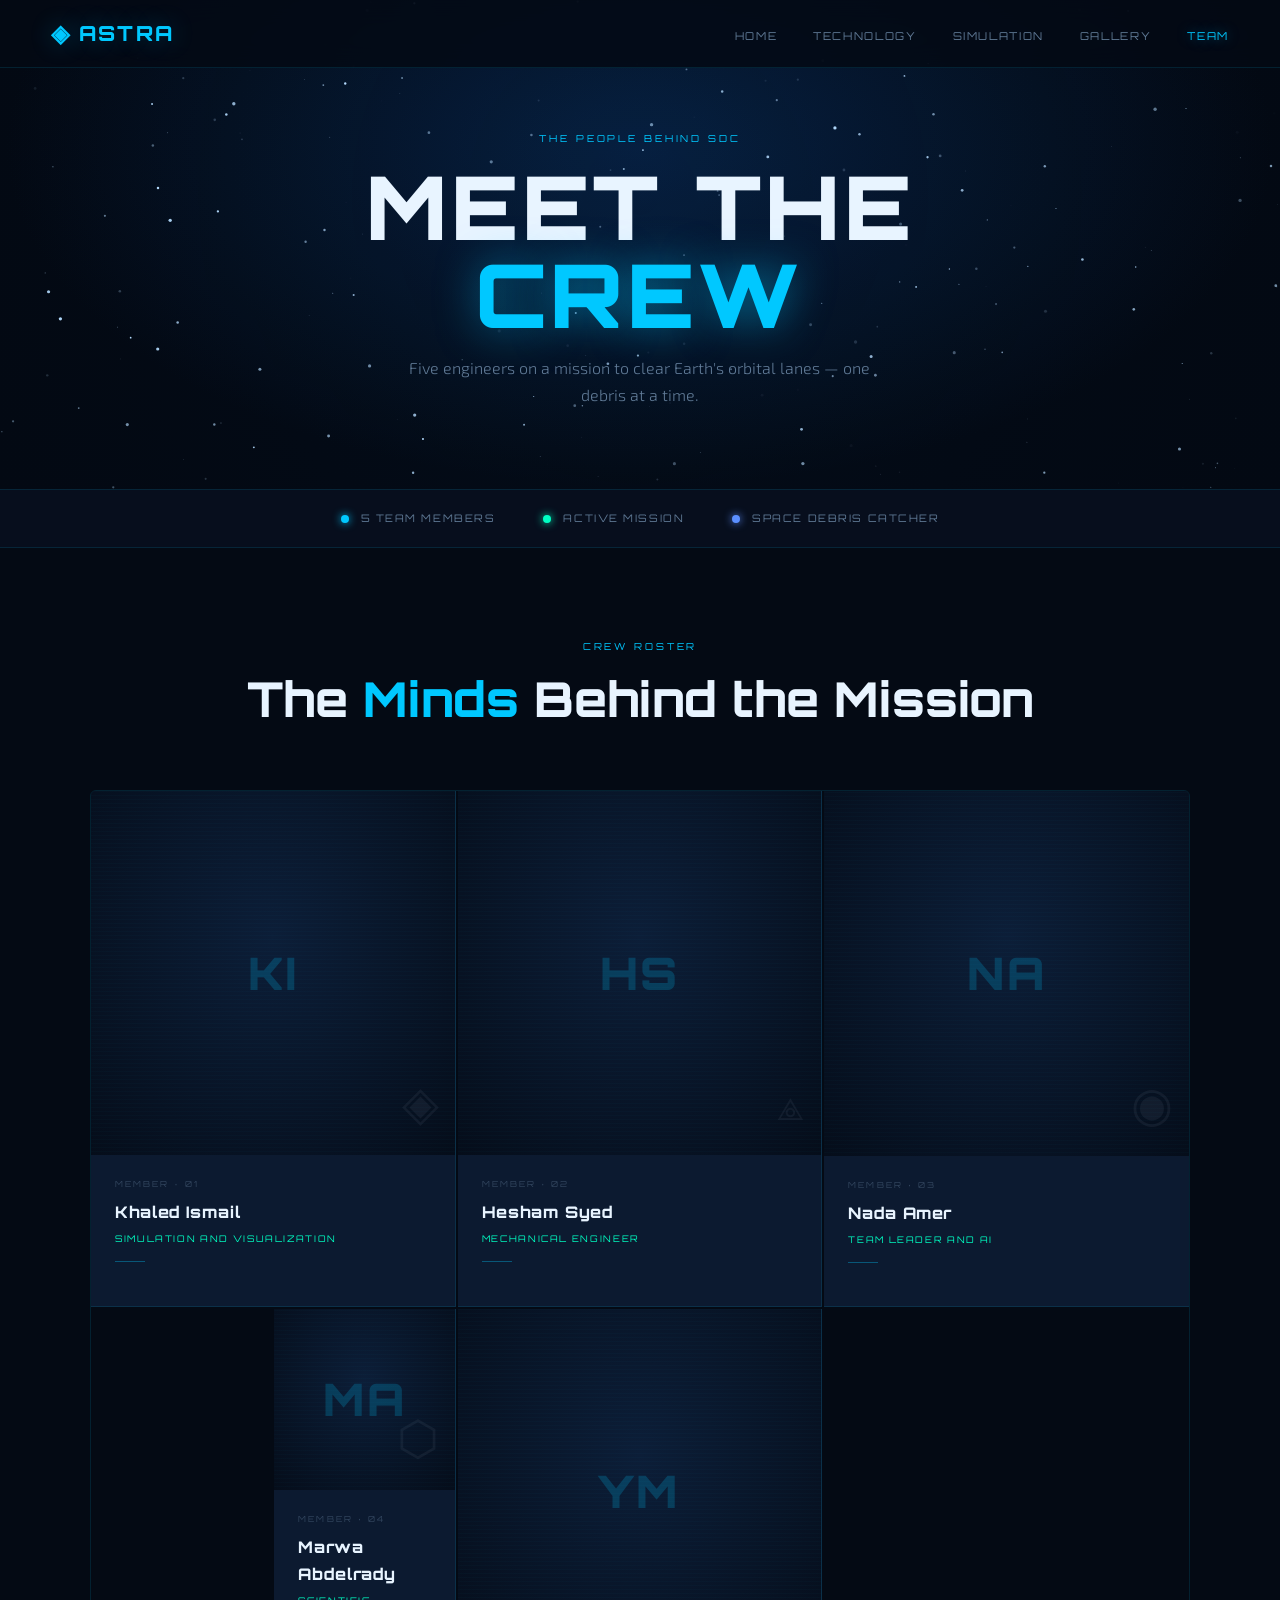
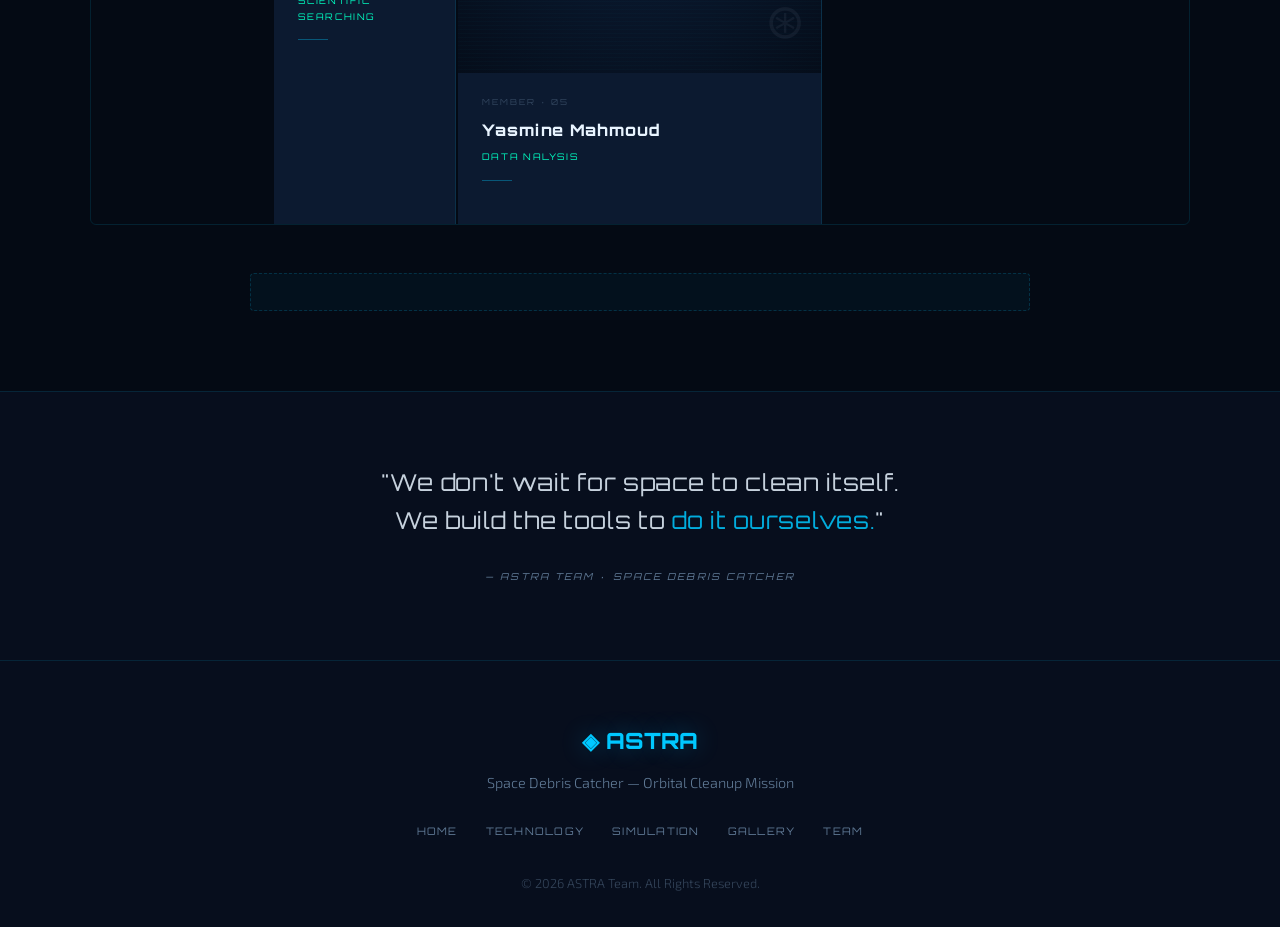
<file: team.html>
<!DOCTYPE html>
<html lang="en">
<head>
  <meta charset="UTF-8"/>
  <meta name="viewport" content="width=device-width, initial-scale=1.0"/>
  <title>Team — ASTRA Mission</title>
  <link rel="stylesheet" href="style.css"/>
  <link href="https://fonts.googleapis.com/css2?family=Orbitron:wght@400;600;800;900&family=Exo+2:ital,wght@0,300;0,400;0,600;1,300&display=swap" rel="stylesheet"/>
  <style>
    .team-hero-wrap {
      position: relative;
      min-height: 52vh;
      display: flex;
      align-items: center;
      justify-content: center;
      text-align: center;
      padding: 130px 5% 80px;
      overflow: hidden;
      background: radial-gradient(ellipse at 50% 30%, #071e3d 0%, #040a14 70%);
    }
    .team-hero-wrap canvas { position: absolute; inset: 0; width: 100%; height: 100%; }
    .team-hero-content { position: relative; z-index: 2; }
    .team-hero-content h1 {
      font-family: var(--font-head);
      font-size: clamp(2.8rem, 7vw, 5.5rem);
      font-weight: 900;
      color: var(--heading);
      line-height: 1;
      letter-spacing: 0.04em;
      margin: 16px 0;
    }
    .team-hero-content h1 em { font-style: normal; color: var(--accent); text-shadow: 0 0 40px rgba(0,200,255,0.5); }
    .team-hero-content p { color: var(--text-dim); font-size: 1rem; max-width: 480px; margin: 0 auto; }

    .count-bar {
      background: var(--bg2);
      border-top: 1px solid var(--border);
      border-bottom: 1px solid var(--border);
      padding: 20px 5%;
      display: flex;
      align-items: center;
      justify-content: center;
      gap: 48px;
      flex-wrap: wrap;
    }
    .count-item {
      display: flex;
      align-items: center;
      gap: 12px;
      font-family: var(--font-head);
      font-size: 0.65rem;
      letter-spacing: 0.15em;
      color: var(--text-dim);
    }
    .count-dot {
      width: 8px; height: 8px;
      border-radius: 50%;
      background: var(--accent);
      box-shadow: 0 0 8px var(--accent);
      animation: blink 2s ease-in-out infinite;
    }
    @keyframes blink { 0%,100%{opacity:1;transform:scale(1)} 50%{opacity:0.4;transform:scale(0.7)} }

    .team-main { padding: 90px 5% 80px; background: var(--bg); }
    .team-main .section-header { margin-bottom: 64px; }

    .members-grid {
      display: grid;
      grid-template-columns: repeat(3, 1fr);
      gap: 2px;
      max-width: 1100px;
      margin: 0 auto;
      border: 1px solid var(--border);
      border-radius: 6px;
      overflow: hidden;
    }

    .member-card {
      background: var(--card);
      border-right: 1px solid var(--border);
      border-bottom: 1px solid var(--border);
      display: flex;
      flex-direction: column;
      position: relative;
      overflow: hidden;
      transition: background 0.35s;
    }
    .member-card:nth-child(3n) { border-right: none; }
    .member-card:nth-child(4),
    .member-card:nth-child(5) { border-bottom: none; }
    .member-card.spacer { background: transparent; border: none !important; pointer-events: none; }
    .member-card:hover { background: #0d1e38; }

    .member-card::before {
      content: '';
      position: absolute;
      top: 0; left: 0; right: 0;
      height: 2px;
      background: linear-gradient(90deg, transparent, var(--accent), transparent);
      transform: scaleX(0);
      transition: transform 0.4s ease;
    }
    .member-card:hover::before { transform: scaleX(1); }

    .mc-photo {
      width: 100%;
      aspect-ratio: 1/1;
      position: relative;
      overflow: hidden;
      background: #07111f;
    }
    .mc-photo img {
      width: 100%; height: 100%;
      object-fit: cover;
      display: block;
      filter: grayscale(30%) brightness(0.9);
      transition: filter 0.4s, transform 0.5s;
    }
    .member-card:hover .mc-photo img {
      filter: grayscale(0%) brightness(1.05);
      transform: scale(1.04);
    }
    .mc-photo::after {
      content: '';
      position: absolute;
      inset: 0;
      background: repeating-linear-gradient(0deg,transparent,transparent 3px,rgba(0,200,255,0.02) 3px,rgba(0,200,255,0.02) 4px);
      pointer-events: none;
    }

    .mc-avatar {
      width: 100%; height: 100%;
      display: flex;
      align-items: center;
      justify-content: center;
      flex-direction: column;
      gap: 10px;
      background: radial-gradient(ellipse at 50% 40%, #0c1e38 0%, #050d1a 100%);
      transition: background 0.4s;
    }
    .member-card:hover .mc-avatar { background: radial-gradient(ellipse at 50% 40%, #102840 0%, #07111f 100%); }

    .av-initials {
      font-family: var(--font-head);
      font-size: 2.8rem;
      font-weight: 900;
      color: var(--accent);
      opacity: 0.2;
      letter-spacing: 0.05em;
      transition: opacity 0.4s;
    }
    .member-card:hover .av-initials { opacity: 0.55; }

    .av-icon {
      font-size: 3rem;
      opacity: 0.06;
      position: absolute;
      bottom: 12px; right: 16px;
      transition: opacity 0.4s;
    }
    .member-card:hover .av-icon { opacity: 0.14; }

    .mc-photo-hint {
      position: absolute;
      bottom: 8px; left: 50%;
      transform: translateX(-50%);
      font-family: var(--font-head);
      font-size: 0.48rem;
      letter-spacing: 0.1em;
      color: var(--accent);
      opacity: 0;
      transition: opacity 0.3s;
      white-space: nowrap;
      background: rgba(4,10,20,0.82);
      padding: 4px 10px;
      border: 1px solid var(--border);
      border-radius: 2px;
    }
    .member-card:hover .mc-photo-hint { opacity: 0.7; }

    .mc-info {
      padding: 22px 24px 28px;
      flex: 1;
      display: flex;
      flex-direction: column;
      gap: 5px;
    }
    .mc-number {
      font-family: var(--font-head);
      font-size: 0.52rem;
      letter-spacing: 0.25em;
      color: var(--text-dim);
      opacity: 0.45;
      margin-bottom: 3px;
    }
    .mc-name {
      font-family: var(--font-head);
      font-size: 1rem;
      font-weight: 800;
      color: var(--heading);
      letter-spacing: 0.04em;
      transition: color 0.3s;
    }
    .member-card:hover .mc-name { color: var(--accent); }

    .mc-role {
      font-family: var(--font-head);
      font-size: 0.57rem;
      letter-spacing: 0.18em;
      color: var(--accent2);
      text-transform: uppercase;
    }
    .mc-divider {
      width: 30px;
      height: 1px;
      background: var(--accent);
      margin: 10px 0;
      opacity: 0.35;
      transition: width 0.4s, opacity 0.4s;
    }
    .member-card:hover .mc-divider { width: 56px; opacity: 0.9; }
    .mc-desc { font-size: 0.82rem; color: var(--text-dim); line-height: 1.65; }

    /* last 2 cards centred */
    @media (min-width: 901px) {
      .member-card:nth-child(4) { grid-column: 1 / 2; margin-left: calc(50% + 1px); }
      .member-card:nth-child(5) { grid-column: 2 / 3; }
      .member-card.spacer { grid-column: 3 / 4; }
    }

    @media (max-width: 900px) {
      .members-grid { grid-template-columns: repeat(2, 1fr); }
      .member-card { border-right: 1px solid var(--border) !important; border-bottom: 1px solid var(--border) !important; }
      .member-card:nth-child(2n) { border-right: none !important; }
      .member-card:last-child, .member-card.spacer { border-bottom: none !important; }
      .member-card:nth-child(4) { margin-left: 0; grid-column: auto; }
      .member-card.spacer { display: none; }
    }
    @media (max-width: 560px) {
      .members-grid { grid-template-columns: 1fr; }
      .member-card { border-right: none !important; }
    }

    .mission-quote {
      background: var(--bg2);
      border-top: 1px solid var(--border);
      padding: 72px 5%;
      text-align: center;
    }
    .mission-quote blockquote {
      font-family: var(--font-head);
      font-size: clamp(1rem, 2.5vw, 1.45rem);
      font-weight: 400;
      color: var(--heading);
      max-width: 750px;
      margin: 0 auto 20px;
      line-height: 1.65;
      letter-spacing: 0.03em;
      opacity: 0.85;
    }
    .mission-quote blockquote em { font-style: normal; color: var(--accent); }
    .mission-quote cite {
      font-family: var(--font-head);
      font-size: 0.6rem;
      letter-spacing: 0.22em;
      color: var(--text-dim);
    }

    .photo-note {
      max-width: 780px;
      margin: 48px auto 0;
      background: rgba(0,200,255,0.04);
      border: 1px dashed rgba(0,200,255,0.18);
      border-radius: 4px;
      padding: 18px 24px;
      color: var(--text-dim);
      font-size: 0.82rem;
    }
    .photo-note code {
      background: rgba(0,200,255,0.1);
      color: var(--accent2);
      padding: 2px 6px;
      border-radius: 2px;
      font-size: 0.78rem;
    }
  </style>
</head>
<body>

<nav class="navbar" id="navbar">
  <div class="nav-logo"><span class="logo-icon">◈</span><span>ASTRA</span></div>
  <ul class="nav-links">
    <li><a href="index.html">Home</a></li>
    <li><a href="technology.html">Technology</a></li>
    <li><a href="simulation.html">Simulation</a></li>
    <li><a href="gallery.html">Gallery</a></li>
    <li><a href="team.html" class="active">Team</a></li>
  </ul>
  <div class="nav-hamburger" onclick="toggleMenu()"><span></span><span></span><span></span></div>
</nav>

<!-- HERO -->
<div class="team-hero-wrap">
  <canvas id="starfield"></canvas>
  <div class="team-hero-content">
    <span class="section-tag">THE PEOPLE BEHIND SDC</span>
    <h1>MEET THE<br/><em>CREW</em></h1>
    <p>Five engineers on a mission to clear Earth's orbital lanes — one debris at a time.</p>
  </div>
</div>

<!-- COUNT BAR -->
<div class="count-bar">
  <div class="count-item">
    <div class="count-dot"></div>
    5 TEAM MEMBERS
  </div>
  <div class="count-item">
    <div class="count-dot" style="background:var(--accent2);box-shadow:0 0 8px var(--accent2)"></div>
    ACTIVE MISSION
  </div>
  <div class="count-item">
    <div class="count-dot" style="background:var(--accent3);box-shadow:0 0 8px var(--accent3)"></div>
    SPACE DEBRIS CATCHER
  </div>
</div>

<!-- TEAM -->
<section class="team-main">
  <div class="section-header">
    <span class="section-tag">CREW ROSTER</span>
    <h2>The <em>Minds</em> Behind the Mission</h2>
  </div>

  <div class="members-grid">

    <!-- 01 KHALED ISMAIL -->
    <div class="member-card">
      <div class="mc-photo">
        <div class="mc-avatar">
          <div class="av-initials">KI</div>
          <div class="av-icon">◈</div>
        </div>
        <!-- عشان تضيف صورة: احذف السطرين فوق وشيل التعليق من السطر الجاي -->
        <!-- <img src="images/team/khaled.jpg" alt="Khaled Ismail"/> -->
        <div class="mc-photo-hint">ADD PHOTO → images/team/khaled.jpg</div>
      </div>
      <div class="mc-info">
        <div class="mc-number">MEMBER · 01</div>
        <div class="mc-name">Khaled Ismail</div>
        <div class="mc-role">Simulation And Visualization</div>
        <div class="mc-divider"></div>
        <div class="mc-desc"></div>
      </div>
    </div>

    <!-- 02 HESHAM SYED -->
    <div class="member-card">
      <div class="mc-photo">
        <div class="mc-avatar">
          <div class="av-initials">HS</div>
          <div class="av-icon">⟁</div>
        </div>
        <!-- <img src="images/team/hesham.jpg" alt="Hesham Syed"/> -->
        <div class="mc-photo-hint">ADD PHOTO → images/team/hesham.jpg</div>
      </div>
      <div class="mc-info">
        <div class="mc-number">MEMBER · 02</div>
        <div class="mc-name">Hesham Syed</div>
        <div class="mc-role">Mechanical Engineer</div>
        <div class="mc-divider"></div>
        <div class="mc-desc"></div>
      </div>
    </div>

    <!-- 03 NADA AMER -->
    <div class="member-card">
      <div class="mc-photo">
        <div class="mc-avatar">
          <div class="av-initials">NA</div>
          <div class="av-icon">◉</div>
        </div>
        <!-- <img src="images/team/nada.jpg" alt="Nada Amer"/> -->
        <div class="mc-photo-hint">ADD PHOTO → images/team/nada.jpg</div>
      </div>
      <div class="mc-info">
        <div class="mc-number">MEMBER · 03</div>
        <div class="mc-name">Nada Amer</div>
        <div class="mc-role">Team Leader And AI</div>
        <div class="mc-divider"></div>
        <div class="mc-desc"></div>
      </div>
    </div>

    <!-- 04 MARWA ABDELRADY -->
    <div class="member-card">
      <div class="mc-photo">
        <div class="mc-avatar">
          <div class="av-initials">MA</div>
          <div class="av-icon">⬡</div>
        </div>
        <!-- <img src="images/team/marwa.jpg" alt="Marwa Abdelrady"/> -->
        <div class="mc-photo-hint">ADD PHOTO → images/team/marwa.jpg</div>
      </div>
      <div class="mc-info">
        <div class="mc-number">MEMBER · 04</div>
        <div class="mc-name">Marwa Abdelrady</div>
        <div class="mc-role">Scientific Searching</div>
        <div class="mc-divider"></div>
        <div class="mc-desc"></div>
      </div>
    </div>

    <!-- 05 YASMINE MAHMOUD -->
    <div class="member-card">
      <div class="mc-photo">
        <div class="mc-avatar">
          <div class="av-initials">YM</div>
          <div class="av-icon">⊛</div>
        </div>
        <!-- <img src="images/team/yasmine.jpg" alt="Yasmine Mahmoud"/> -->
        <div class="mc-photo-hint">ADD PHOTO → images/team/yasmine.jpg</div>
      </div>
      <div class="mc-info">
        <div class="mc-number">MEMBER · 05</div>
        <div class="mc-name">Yasmine Mahmoud</div>
        <div class="mc-role">Data nalysis</div>
        <div class="mc-divider"></div>
        <div class="mc-desc"></div>
      </div>
    </div>

    <!-- Spacer to fill 6th cell -->
    <div class="member-card spacer"></div>

  </div>

  <div class="photo-note">
  
  </div>
</section>

<!-- QUOTE -->
<div class="mission-quote">
  <blockquote>
    "We don't wait for space to clean itself.<br/>
    We build the tools to <em>do it ourselves.</em>"
  </blockquote>
  <cite>— ASTRA TEAM · SPACE DEBRIS CATCHER</cite>
</div>

<footer class="footer">
  <div class="footer-logo">◈ ASTRA</div>
  <p>Space Debris Catcher — Orbital Cleanup Mission</p>
  <div class="footer-links">
    <a href="index.html">Home</a>
    <a href="technology.html">Technology</a>
    <a href="simulation.html">Simulation</a>
    <a href="gallery.html">Gallery</a>
    <a href="team.html">Team</a>
  </div>
  <div class="footer-copy">© 2026 ASTRA Team. All Rights Reserved.</div>
</footer>

<script src="main.js"></script>
<script>
  // Staggered card entrance animation
  document.querySelectorAll('.member-card:not(.spacer)').forEach((card, i) => {
    card.style.opacity = '0';
    card.style.transform = 'translateY(32px)';
    card.style.transition = `opacity 0.65s ease ${i * 0.12}s, transform 0.65s ease ${i * 0.12}s, background 0.35s`;
  });
  const obs = new IntersectionObserver(entries => {
    entries.forEach(e => {
      if (e.isIntersecting) {
        e.target.style.opacity = '1';
        e.target.style.transform = 'translateY(0)';
        obs.unobserve(e.target);
      }
    });
  }, { threshold: 0.1 });
  document.querySelectorAll('.member-card:not(.spacer)').forEach(c => obs.observe(c));
</script>
</body>
</html>
</file>
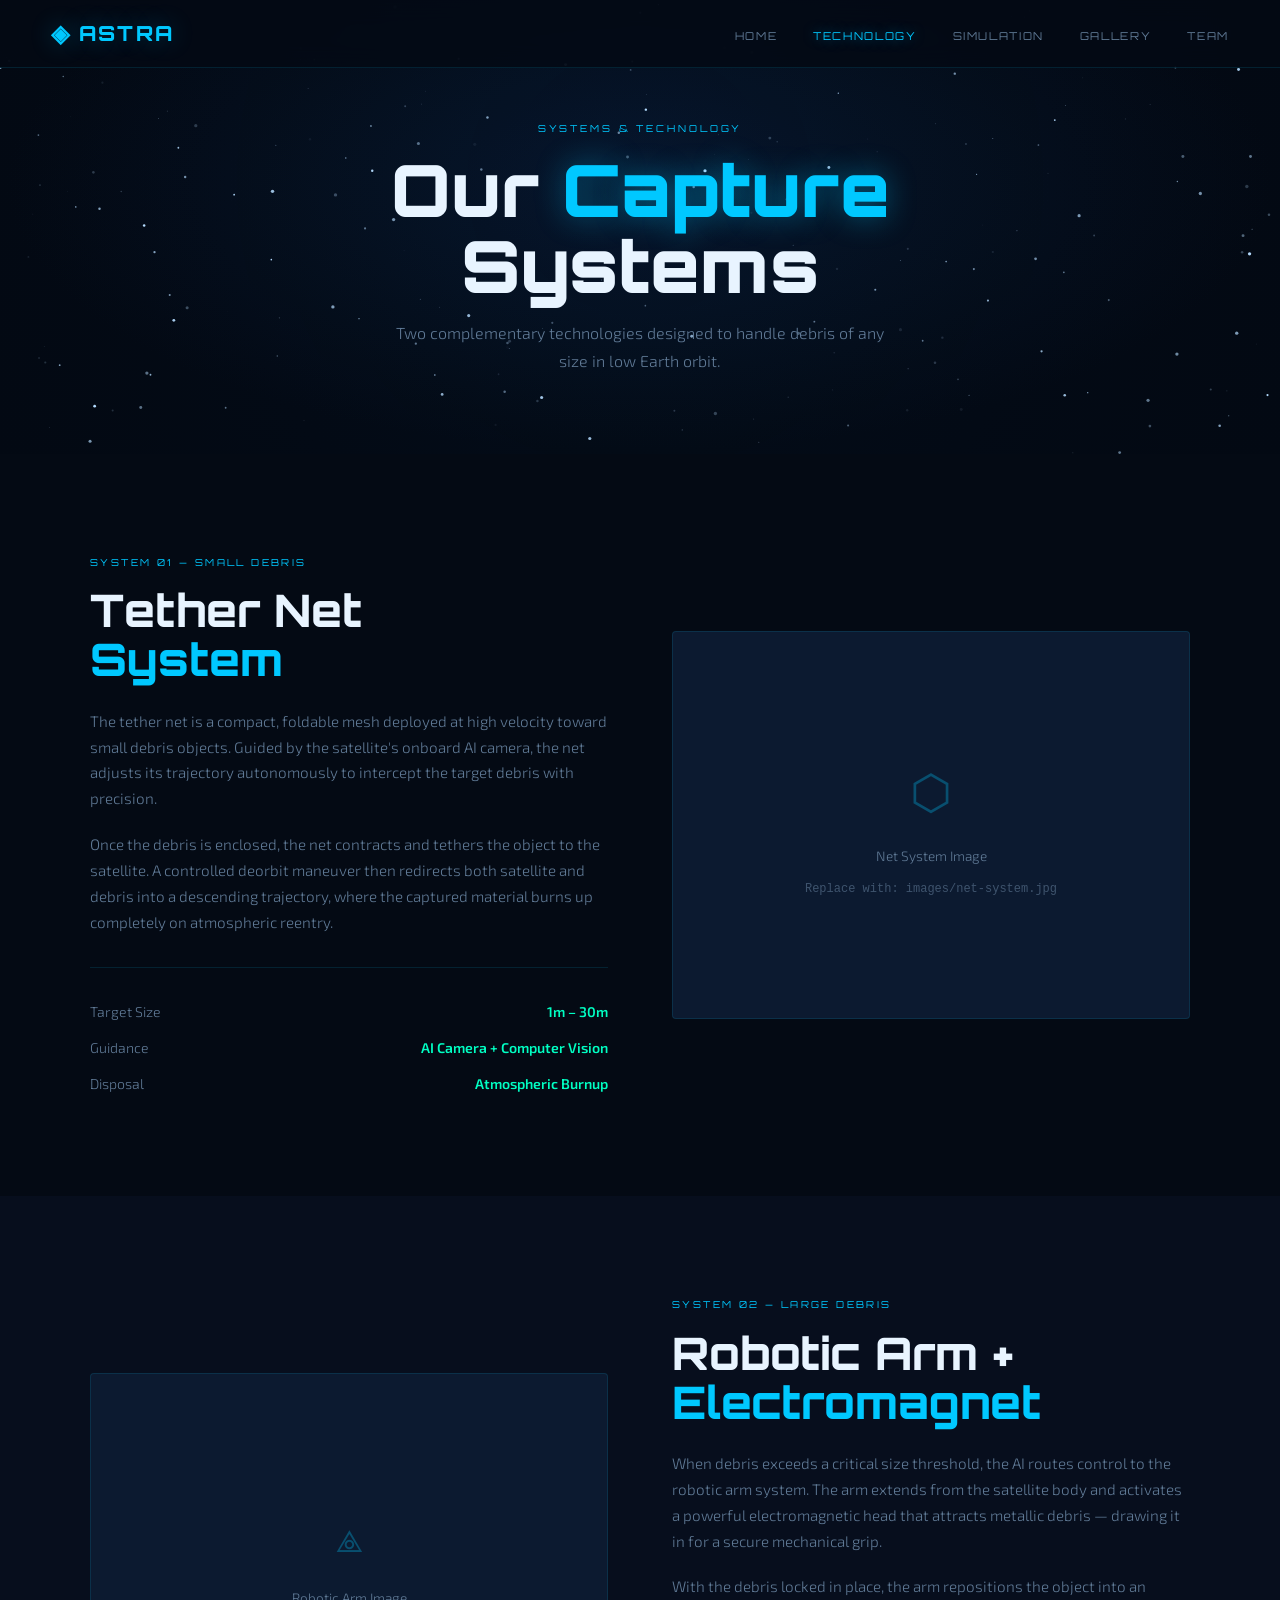
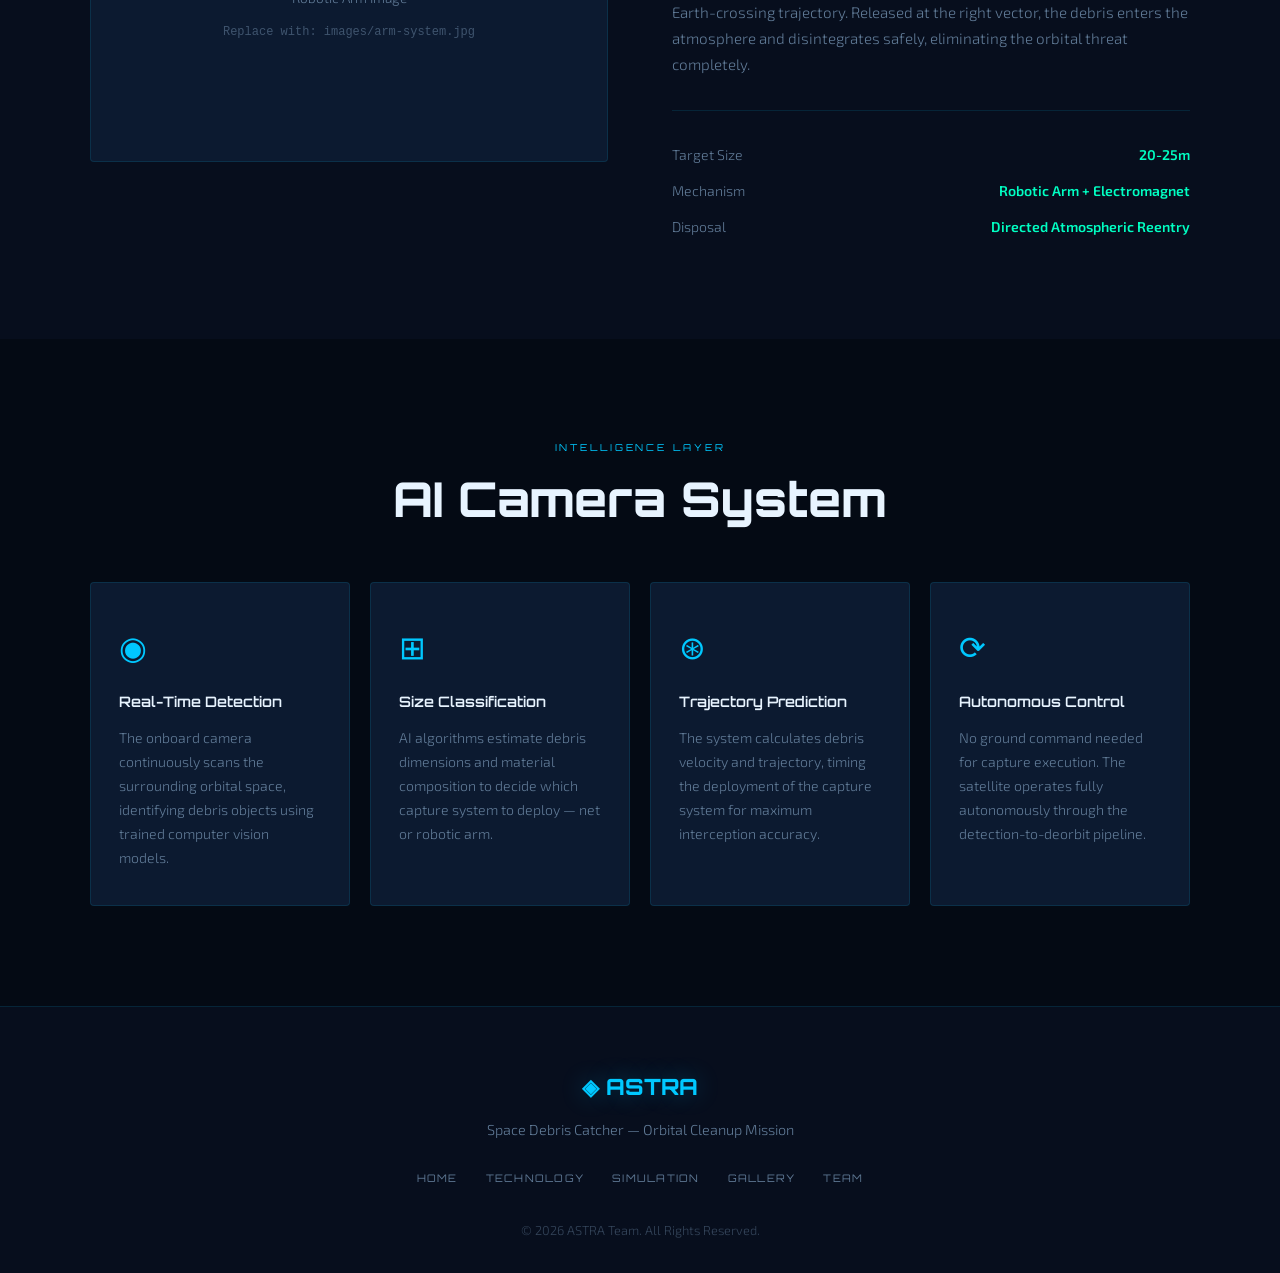
<file: technology.html>
<!DOCTYPE html>
<html lang="en">
<head>
  <meta charset="UTF-8"/>
  <meta name="viewport" content="width=device-width, initial-scale=1.0"/>
  <title>Technology — ASTRA Mission</title>
  <link rel="stylesheet" href="style.css"/>
  <link href="https://fonts.googleapis.com/css2?family=Orbitron:wght@400;600;800;900&family=Exo+2:ital,wght@0,300;0,400;0,600;1,300&display=swap" rel="stylesheet"/>
</head>
<body>

<nav class="navbar" id="navbar">
  <div class="nav-logo"><span class="logo-icon">◈</span><span>ASTRA</span></div>
  <ul class="nav-links">
    <li><a href="index.html">Home</a></li>
    <li><a href="technology.html" class="active">Technology</a></li>
    <li><a href="simulation.html">Simulation</a></li>
    <li><a href="gallery.html">Gallery</a></li>
    <li><a href="team.html">Team</a></li>
  </ul>
  <div class="nav-hamburger" onclick="toggleMenu()"><span></span><span></span><span></span></div>
</nav>

<!-- PAGE HERO -->
<section class="page-hero">
  <canvas id="starfield"></canvas>
  <div class="page-hero-content">
    <span class="section-tag">SYSTEMS & TECHNOLOGY</span>
    <h1>Our <em>Capture</em> Systems</h1>
    <p>Two complementary technologies designed to handle debris of any size in low Earth orbit.</p>
  </div>
</section>

<!-- NET SYSTEM -->
<section class="tech-section" id="net">
  <div class="tech-block">
    <div class="tech-text">
      <div class="tech-label">SYSTEM 01 — SMALL DEBRIS</div>
      <h2>Tether Net<br/><em>System</em></h2>
      <p>
        The tether net is a compact, foldable mesh deployed at high velocity toward small debris objects.
        Guided by the satellite's onboard AI camera, the net adjusts its trajectory autonomously
        to intercept the target debris with precision.
      </p>
      <p>
        Once the debris is enclosed, the net contracts and tethers the object to the satellite.
        A controlled deorbit maneuver then redirects both satellite and debris into a descending
        trajectory, where the captured material burns up completely on atmospheric reentry.
      </p>
      <div class="tech-specs">
        <div class="spec"><span class="spec-label">Target Size</span><span class="spec-val">1m – 30m</span></div>
        <div class="spec"><span class="spec-label">Guidance</span><span class="spec-val">AI Camera + Computer Vision</span></div>
        <div class="spec"><span class="spec-label">Disposal</span><span class="spec-val">Atmospheric Burnup</span></div>
      </div>
    </div>
    <div class="tech-media">
      <!-- REPLACE WITH YOUR IMAGE: src="images/net-system.jpg" -->
      <div class="media-placeholder">
        <div class="placeholder-icon">⬡</div>
        <p>Net System Image</p>
        <small>Replace with: images/net-system.jpg</small>
      </div>
    </div>
  </div>
</section>

<!-- ARM SYSTEM -->
<section class="tech-section alt-bg" id="arm">
  <div class="tech-block reverse">
    <div class="tech-text">
      <div class="tech-label">SYSTEM 02 — LARGE DEBRIS</div>
      <h2>Robotic Arm +<br/><em>Electromagnet</em></h2>
      <p>
        When debris exceeds a critical size threshold, the AI routes control to the robotic arm system.
        The arm extends from the satellite body and activates a powerful electromagnetic head
        that attracts metallic debris — drawing it in for a secure mechanical grip.
      </p>
      <p>
        With the debris locked in place, the arm repositions the object into an Earth-crossing trajectory.
        Released at the right vector, the debris enters the atmosphere and disintegrates safely,
        eliminating the orbital threat completely.
      </p>
      <div class="tech-specs">
        <div class="spec"><span class="spec-label">Target Size</span><span class="spec-val">20-25m</span></div>
        <div class="spec"><span class="spec-label">Mechanism</span><span class="spec-val">Robotic Arm + Electromagnet</span></div>
        <div class="spec"><span class="spec-label">Disposal</span><span class="spec-val">Directed Atmospheric Reentry</span></div>
      </div>
    </div>
    <div class="tech-media">
      <!-- REPLACE WITH YOUR IMAGE: src="images/arm-system.jpg" -->
      <div class="media-placeholder">
        <div class="placeholder-icon">⟁</div>
        <p>Robotic Arm Image</p>
        <small>Replace with: images/arm-system.jpg</small>
      </div>
    </div>
  </div>
</section>

<!-- AI CAMERA SECTION -->
<section class="tech-section">
  <div class="section-header">
    <span class="section-tag">INTELLIGENCE LAYER</span>
    <h2>AI Camera System</h2>
  </div>
  <div class="ai-grid">
    <div class="ai-card">
      <div class="ai-icon">◉</div>
      <h4>Real-Time Detection</h4>
      <p>The onboard camera continuously scans the surrounding orbital space, identifying debris objects using trained computer vision models.</p>
    </div>
    <div class="ai-card">
      <div class="ai-icon">⊞</div>
      <h4>Size Classification</h4>
      <p>AI algorithms estimate debris dimensions and material composition to decide which capture system to deploy — net or robotic arm.</p>
    </div>
    <div class="ai-card">
      <div class="ai-icon">⊛</div>
      <h4>Trajectory Prediction</h4>
      <p>The system calculates debris velocity and trajectory, timing the deployment of the capture system for maximum interception accuracy.</p>
    </div>
    <div class="ai-card">
      <div class="ai-icon">⟳</div>
      <h4>Autonomous Control</h4>
      <p>No ground command needed for capture execution. The satellite operates fully autonomously through the detection-to-deorbit pipeline.</p>
    </div>
  </div>
</section>

<footer class="footer">
  <div class="footer-logo">◈ ASTRA</div>
  <p>Space Debris Catcher — Orbital Cleanup Mission</p>
  <div class="footer-links">
    <a href="index.html">Home</a>
    <a href="technology.html">Technology</a>
    <a href="simulation.html">Simulation</a>
    <a href="gallery.html">Gallery</a>
    <a href="team.html">Team</a>
  </div>
  <div class="footer-copy">© 2026 ASTRA Team. All Rights Reserved.</div>
</footer>

<script src="main.js"></script>
</body>
</html>
</file>
<file: style.css>
/* ============================================
   SPACE DEBRIS CATCHER — MAIN STYLESHEET
   ============================================ */

:root {
  --bg:        #040a14;
  --bg2:       #070e1d;
  --bg3:       #0a1628;
  --card:      #0c1a30;
  --border:    rgba(0,200,255,0.12);
  --accent:    #00c8ff;
  --accent2:   #00ffc3;
  --accent3:   #5b8fff;
  --text:      #c8ddf0;
  --text-dim:  #607a96;
  --heading:   #e8f4ff;
  --glow:      0 0 24px rgba(0,200,255,0.3);
  --font-head: 'Orbitron', monospace;
  --font-body: 'Exo 2', sans-serif;
}

*, *::before, *::after { box-sizing: border-box; margin: 0; padding: 0; }

html { scroll-behavior: smooth; }

body {
  background: var(--bg);
  color: var(--text);
  font-family: var(--font-body);
  font-weight: 300;
  line-height: 1.7;
  overflow-x: hidden;
}

/* ============ NAVBAR ============ */
.navbar {
  position: fixed;
  top: 0; left: 0; right: 0;
  z-index: 1000;
  display: flex;
  align-items: center;
  justify-content: space-between;
  padding: 0 4%;
  height: 68px;
  background: rgba(4,10,20,0.85);
  backdrop-filter: blur(12px);
  border-bottom: 1px solid var(--border);
  transition: background 0.3s;
}

.nav-logo {
  font-family: var(--font-head);
  font-size: 1.3rem;
  font-weight: 800;
  color: var(--accent);
  display: flex;
  align-items: center;
  gap: 8px;
  letter-spacing: 0.1em;
  text-shadow: var(--glow);
}

.logo-icon { font-size: 1.5rem; }

.nav-links {
  display: flex;
  gap: 36px;
  list-style: none;
}

.nav-links a {
  font-family: var(--font-head);
  font-size: 0.68rem;
  letter-spacing: 0.15em;
  text-transform: uppercase;
  color: var(--text-dim);
  text-decoration: none;
  transition: color 0.2s;
}

.nav-links a:hover,
.nav-links a.active {
  color: var(--accent);
  text-shadow: 0 0 12px rgba(0,200,255,0.5);
}

.nav-hamburger {
  display: none;
  flex-direction: column;
  gap: 5px;
  cursor: pointer;
}

.nav-hamburger span {
  display: block;
  width: 24px;
  height: 2px;
  background: var(--accent);
  border-radius: 2px;
  transition: 0.3s;
}

/* Mobile nav */
@media (max-width: 768px) {
  .nav-links {
    display: none;
    flex-direction: column;
    gap: 0;
    position: absolute;
    top: 68px; left: 0; right: 0;
    background: var(--bg2);
    border-bottom: 1px solid var(--border);
    padding: 16px 0;
  }
  .nav-links.open { display: flex; }
  .nav-links li { text-align: center; padding: 12px 0; }
  .nav-hamburger { display: flex; }
}

/* ============ STARFIELD CANVAS ============ */
#starfield {
  position: absolute;
  top: 0; left: 0;
  width: 100%; height: 100%;
  z-index: 0;
}

/* ============ HERO ============ */
.hero {
  position: relative;
  min-height: 100vh;
  display: flex;
  flex-direction: column;
  justify-content: center;
  align-items: center;
  text-align: center;
  padding: 120px 5% 100px;
  overflow: hidden;
  background: radial-gradient(ellipse at 50% 40%, #071428 0%, #040a14 70%);
}

.hero-content { position: relative; z-index: 2; max-width: 900px; }

.hero-badge {
  display: inline-block;
  font-family: var(--font-head);
  font-size: 0.62rem;
  letter-spacing: 0.25em;
  color: var(--accent);
  border: 1px solid var(--accent);
  padding: 6px 18px;
  border-radius: 2px;
  margin-bottom: 32px;
  animation: fadeUp 0.8s ease both;
}

.hero-title {
  font-family: var(--font-head);
  font-weight: 900;
  line-height: 1;
  margin-bottom: 28px;
  animation: fadeUp 0.8s 0.15s ease both;
}

.hero-title .line1,
.hero-title .line2 {
  display: block;
  font-size: clamp(3rem, 8vw, 7rem);
  color: var(--heading);
  letter-spacing: 0.05em;
}

.hero-title .line3 {
  display: block;
  font-size: clamp(3rem, 8vw, 7rem);
  letter-spacing: 0.05em;
}

.accent { color: var(--accent); text-shadow: 0 0 40px rgba(0,200,255,0.5); }

.hero-sub {
  font-size: 1.05rem;
  color: var(--text-dim);
  max-width: 620px;
  margin: 0 auto 40px;
  font-weight: 300;
  animation: fadeUp 0.8s 0.3s ease both;
}

.hero-btns {
  display: flex;
  gap: 16px;
  justify-content: center;
  flex-wrap: wrap;
  animation: fadeUp 0.8s 0.45s ease both;
}

.btn-primary {
  font-family: var(--font-head);
  font-size: 0.7rem;
  letter-spacing: 0.12em;
  text-transform: uppercase;
  text-decoration: none;
  color: var(--bg);
  background: var(--accent);
  padding: 14px 32px;
  border-radius: 2px;
  transition: all 0.25s;
  box-shadow: 0 0 20px rgba(0,200,255,0.25);
}

.btn-primary:hover {
  background: var(--accent2);
  box-shadow: 0 0 30px rgba(0,255,195,0.4);
  transform: translateY(-2px);
}

.btn-outline {
  font-family: var(--font-head);
  font-size: 0.7rem;
  letter-spacing: 0.12em;
  text-transform: uppercase;
  text-decoration: none;
  color: var(--accent);
  border: 1px solid var(--accent);
  padding: 14px 32px;
  border-radius: 2px;
  transition: all 0.25s;
}

.btn-outline:hover {
  background: rgba(0,200,255,0.08);
  transform: translateY(-2px);
}

.hero-stats {
  position: relative;
  z-index: 2;
  display: flex;
  align-items: center;
  gap: 32px;
  margin-top: 64px;
  animation: fadeUp 0.8s 0.6s ease both;
}

.stat { text-align: center; }

.stat-num {
  display: block;
  font-family: var(--font-head);
  font-size: 1.8rem;
  font-weight: 800;
  color: var(--accent);
  text-shadow: var(--glow);
}

.stat-label {
  display: block;
  font-size: 0.72rem;
  color: var(--text-dim);
  letter-spacing: 0.08em;
  margin-top: 4px;
}

.stat-div {
  width: 1px;
  height: 40px;
  background: var(--border);
}

.scroll-indicator {
  position: absolute;
  bottom: 36px;
  left: 50%;
  transform: translateX(-50%);
  z-index: 2;
  display: flex;
  flex-direction: column;
  align-items: center;
  gap: 10px;
  color: var(--text-dim);
  font-family: var(--font-head);
  font-size: 0.58rem;
  letter-spacing: 0.2em;
}

.scroll-line {
  width: 1px;
  height: 40px;
  background: linear-gradient(to bottom, var(--accent), transparent);
  animation: scrollPulse 1.8s ease-in-out infinite;
}

/* ============ PAGE HERO (inner pages) ============ */
.page-hero {
  position: relative;
  min-height: 50vh;
  display: flex;
  align-items: center;
  justify-content: center;
  text-align: center;
  padding: 120px 5% 80px;
  overflow: hidden;
  background: radial-gradient(ellipse at 50% 40%, #071428 0%, #040a14 70%);
}

.page-hero-content {
  position: relative;
  z-index: 2;
  max-width: 700px;
}

.page-hero-content h1 {
  font-family: var(--font-head);
  font-size: clamp(2.5rem, 6vw, 4.5rem);
  font-weight: 900;
  color: var(--heading);
  line-height: 1.05;
  margin: 16px 0;
}

.page-hero-content h1 em {
  font-style: normal;
  color: var(--accent);
  text-shadow: 0 0 30px rgba(0,200,255,0.4);
}

.page-hero-content p {
  color: var(--text-dim);
  font-size: 1rem;
  max-width: 500px;
  margin: 0 auto;
}

/* ============ SECTION STYLES ============ */
.section-header {
  text-align: center;
  margin-bottom: 56px;
}

.section-tag {
  font-family: var(--font-head);
  font-size: 0.6rem;
  letter-spacing: 0.3em;
  color: var(--accent);
  text-transform: uppercase;
  display: block;
  margin-bottom: 16px;
}

.section-header h2 {
  font-family: var(--font-head);
  font-size: clamp(1.8rem, 4vw, 3rem);
  font-weight: 800;
  color: var(--heading);
  line-height: 1.15;
}

.section-header h2 em {
  font-style: normal;
  color: var(--accent);
}

/* ============ OVERVIEW SECTION ============ */
.overview {
  padding: 100px 5%;
  background: var(--bg2);
}

.overview-grid {
  display: grid;
  grid-template-columns: 1fr 1fr;
  gap: 24px;
  max-width: 1100px;
  margin: 0 auto;
}

@media (max-width: 768px) {
  .overview-grid { grid-template-columns: 1fr; }
}

.overview-card {
  background: var(--card);
  border: 1px solid var(--border);
  border-radius: 4px;
  padding: 48px 40px;
  position: relative;
  overflow: hidden;
  transition: border-color 0.3s, transform 0.3s;
}

.overview-card:hover {
  border-color: rgba(0,200,255,0.35);
  transform: translateY(-4px);
}

.overview-card::before {
  content: '';
  position: absolute;
  top: 0; left: 0; right: 0;
  height: 2px;
  background: linear-gradient(to right, transparent, var(--accent), transparent);
  opacity: 0;
  transition: opacity 0.3s;
}

.overview-card:hover::before { opacity: 1; }

.card-icon {
  font-size: 2.5rem;
  color: var(--accent);
  margin-bottom: 12px;
  opacity: 0.7;
}

.card-num {
  font-family: var(--font-head);
  font-size: 0.62rem;
  letter-spacing: 0.2em;
  color: var(--text-dim);
  margin-bottom: 16px;
}

.overview-card h3 {
  font-family: var(--font-head);
  font-size: 1.4rem;
  font-weight: 700;
  color: var(--heading);
  margin-bottom: 16px;
}

.overview-card p {
  color: var(--text-dim);
  font-size: 0.95rem;
  margin-bottom: 24px;
}

.card-tag {
  font-family: var(--font-head);
  font-size: 0.6rem;
  letter-spacing: 0.15em;
  color: var(--accent2);
  margin-bottom: 24px;
}

.card-link {
  font-family: var(--font-head);
  font-size: 0.68rem;
  letter-spacing: 0.12em;
  color: var(--accent);
  text-decoration: none;
  transition: color 0.2s;
}

.card-link:hover { color: var(--accent2); }

/* ============ FLOW SECTION ============ */
.flow-section {
  padding: 100px 5%;
  background: var(--bg);
}

.flow-steps {
  max-width: 800px;
  margin: 0 auto;
  display: flex;
  flex-direction: column;
  gap: 0;
}

.flow-step {
  display: grid;
  grid-template-columns: 60px 40px 1fr;
  align-items: start;
  gap: 0 20px;
  position: relative;
}

.step-circle {
  width: 52px;
  height: 52px;
  border-radius: 50%;
  border: 2px solid var(--accent);
  display: flex;
  align-items: center;
  justify-content: center;
  font-family: var(--font-head);
  font-size: 1.1rem;
  font-weight: 700;
  color: var(--accent);
  background: var(--bg);
  position: relative;
  z-index: 2;
  flex-shrink: 0;
}

.step-line {
  width: 2px;
  background: linear-gradient(to bottom, var(--accent), rgba(0,200,255,0.1));
  height: 100%;
  margin: 0 auto;
  min-height: 60px;
  position: relative;
  top: 52px;
  grid-row: 1;
  grid-column: 1;
  margin-left: 25px;
  margin-top: 52px;
  z-index: 1;
}

/* simplify flow layout */
.flow-steps { display: flex; flex-direction: column; }
.flow-step {
  display: flex;
  gap: 24px;
  padding-bottom: 40px;
  position: relative;
}
.flow-step:not(:last-child) .step-circle::after {
  content: '';
  position: absolute;
  top: 100%;
  left: 50%;
  transform: translateX(-50%);
  width: 2px;
  height: 40px;
  background: linear-gradient(to bottom, var(--accent), rgba(0,200,255,0.1));
}
.step-info { padding-top: 12px; }
.step-info h4 {
  font-family: var(--font-head);
  font-size: 1rem;
  font-weight: 600;
  color: var(--heading);
  margin-bottom: 8px;
}
.step-info p { color: var(--text-dim); font-size: 0.9rem; }

/* ============ PREVIEW VIDEO ============ */
.preview-section {
  padding: 100px 5%;
  background: var(--bg2);
}

.video-container {
  max-width: 900px;
  margin: 0 auto 32px;
  position: relative;
  border: 1px solid var(--border);
  border-radius: 4px;
  overflow: hidden;
  background: #020810;
}

.video-container video {
  width: 100%;
  display: block;
  min-height: 200px;
  background: #020810;
}

.video-overlay-label {
  position: absolute;
  top: 16px; left: 16px;
  font-family: var(--font-head);
  font-size: 0.62rem;
  letter-spacing: 0.2em;
  color: var(--accent);
  background: rgba(4,10,20,0.75);
  padding: 6px 12px;
  border: 1px solid var(--border);
  border-radius: 2px;
}

.preview-cta { text-align: center; }

/* ============ TECH SECTIONS ============ */
.tech-section { padding: 100px 5%; }
.tech-section.alt-bg { background: var(--bg2); }

.tech-block {
  display: grid;
  grid-template-columns: 1fr 1fr;
  gap: 64px;
  max-width: 1100px;
  margin: 0 auto;
  align-items: center;
}

.tech-block.reverse { direction: rtl; }
.tech-block.reverse > * { direction: ltr; }

@media (max-width: 900px) {
  .tech-block, .tech-block.reverse { grid-template-columns: 1fr; direction: ltr; }
}

.tech-label {
  font-family: var(--font-head);
  font-size: 0.6rem;
  letter-spacing: 0.25em;
  color: var(--accent);
  margin-bottom: 16px;
  display: block;
}

.tech-text h2 {
  font-family: var(--font-head);
  font-size: clamp(1.8rem, 3.5vw, 2.8rem);
  font-weight: 800;
  color: var(--heading);
  line-height: 1.1;
  margin-bottom: 24px;
}

.tech-text h2 em { font-style: normal; color: var(--accent); }

.tech-text p {
  color: var(--text-dim);
  margin-bottom: 20px;
  font-size: 0.95rem;
}

.tech-specs {
  display: flex;
  flex-direction: column;
  gap: 12px;
  margin-top: 32px;
  padding-top: 32px;
  border-top: 1px solid var(--border);
}

.spec {
  display: flex;
  justify-content: space-between;
  font-size: 0.88rem;
}

.spec-label { color: var(--text-dim); }
.spec-val { color: var(--accent2); font-weight: 600; }

.tech-media {
  border: 1px solid var(--border);
  border-radius: 4px;
  overflow: hidden;
  aspect-ratio: 4/3;
  background: var(--card);
}

.tech-media img { width: 100%; height: 100%; object-fit: cover; display: block; }

.media-placeholder {
  width: 100%; height: 100%;
  display: flex;
  flex-direction: column;
  align-items: center;
  justify-content: center;
  gap: 12px;
  color: var(--text-dim);
  font-size: 0.85rem;
}

.media-placeholder .placeholder-icon {
  font-size: 3rem;
  color: var(--accent);
  opacity: 0.3;
}

.media-placeholder small {
  font-family: monospace;
  color: var(--text-dim);
  opacity: 0.6;
  font-size: 0.75rem;
}

/* ============ AI GRID ============ */
.ai-grid {
  display: grid;
  grid-template-columns: repeat(auto-fit, minmax(240px, 1fr));
  gap: 20px;
  max-width: 1100px;
  margin: 0 auto;
}

.ai-card {
  background: var(--card);
  border: 1px solid var(--border);
  border-radius: 4px;
  padding: 36px 28px;
  transition: border-color 0.3s, transform 0.3s;
}

.ai-card:hover {
  border-color: rgba(0,200,255,0.3);
  transform: translateY(-4px);
}

.ai-icon {
  font-size: 2rem;
  color: var(--accent);
  margin-bottom: 16px;
  display: block;
}

.ai-card h4 {
  font-family: var(--font-head);
  font-size: 0.9rem;
  font-weight: 600;
  color: var(--heading);
  margin-bottom: 12px;
}

.ai-card p { color: var(--text-dim); font-size: 0.88rem; }

/* ============ SIMULATION PAGE ============ */
.sim-section { padding: 100px 5%; background: var(--bg); }

.video-grid {
  display: grid;
  grid-template-columns: repeat(2, 1fr);
  gap: 24px;
  max-width: 1100px;
  margin: 0 auto;
}

.video-block {
  background: var(--card);
  border: 1px solid var(--border);
  border-radius: 4px;
  overflow: hidden;
}

.video-block.featured { grid-column: span 1; }

.video-label {
  font-family: var(--font-head);
  font-size: 0.62rem;
  letter-spacing: 0.15em;
  color: var(--accent);
  padding: 14px 20px;
  border-bottom: 1px solid var(--border);
  background: rgba(0,200,255,0.04);
}

.video-block video {
  width: 100%;
  display: block;
  background: #020810;
  min-height: 160px;
}

.video-desc {
  padding: 16px 20px;
  font-size: 0.85rem;
  color: var(--text-dim);
}

@media (max-width: 700px) {
  .video-grid { grid-template-columns: 1fr; }
}

/* ============ PHASES TIMELINE ============ */
.phases-section {
  padding: 100px 5%;
  background: var(--bg2);
}

.phases-timeline {
  max-width: 800px;
  margin: 0 auto;
  display: flex;
  flex-direction: column;
  gap: 0;
}

.phase {
  display: flex;
  gap: 28px;
  padding-bottom: 40px;
  position: relative;
}

.phase-num {
  font-family: var(--font-head);
  font-size: 0.65rem;
  letter-spacing: 0.1em;
  color: var(--accent);
  width: 50px;
  padding-top: 14px;
  flex-shrink: 0;
}

.phase-dot {
  width: 14px;
  height: 14px;
  border-radius: 50%;
  border: 2px solid var(--accent);
  background: var(--bg2);
  flex-shrink: 0;
  margin-top: 16px;
  position: relative;
}

.phase:not(:last-child) .phase-dot::after {
  content: '';
  position: absolute;
  top: 100%;
  left: 50%;
  transform: translateX(-50%);
  width: 2px;
  height: 55px;
  background: linear-gradient(to bottom, var(--accent), rgba(0,200,255,0.1));
}

.phase-info { flex: 1; }

.phase-info h4 {
  font-family: var(--font-head);
  font-size: 0.9rem;
  font-weight: 600;
  color: var(--heading);
  margin-bottom: 8px;
  padding-top: 10px;
}

.phase-info p { color: var(--text-dim); font-size: 0.88rem; }

/* ============ GALLERY ============ */
.gallery-section {
  padding: 80px 5%;
  background: var(--bg);
}

.gallery-filters {
  display: flex;
  gap: 12px;
  flex-wrap: wrap;
  margin-bottom: 48px;
  max-width: 1100px;
  margin-left: auto;
  margin-right: auto;
}

.filter-btn {
  font-family: var(--font-head);
  font-size: 0.65rem;
  letter-spacing: 0.15em;
  text-transform: uppercase;
  padding: 10px 24px;
  background: transparent;
  color: var(--text-dim);
  border: 1px solid var(--border);
  border-radius: 2px;
  cursor: pointer;
  transition: all 0.25s;
}

.filter-btn:hover,
.filter-btn.active {
  background: var(--accent);
  color: var(--bg);
  border-color: var(--accent);
}

.gallery-grid {
  display: grid;
  grid-template-columns: repeat(3, 1fr);
  gap: 16px;
  max-width: 1100px;
  margin: 0 auto;
}

.gallery-item {
  position: relative;
  aspect-ratio: 4/3;
  background: var(--card);
  border: 1px solid var(--border);
  border-radius: 4px;
  overflow: hidden;
  cursor: pointer;
  transition: border-color 0.3s, transform 0.3s;
}

.gallery-item:hover {
  border-color: rgba(0,200,255,0.4);
  transform: scale(1.02);
}

.gallery-item.sim-wide { grid-column: span 2; }

.gallery-item img {
  width: 100%; height: 100%;
  object-fit: cover;
  display: block;
  transition: transform 0.4s;
}

.gallery-item:hover img { transform: scale(1.06); }

.gallery-item.img-placeholder img { display: none !important; }

.placeholder-fallback {
  display: none;
  flex-direction: column;
  align-items: center;
  justify-content: center;
  width: 100%; height: 100%;
  color: var(--text-dim);
  gap: 8px;
}

.placeholder-fallback span {
  font-size: 2.5rem;
  color: var(--accent);
  opacity: 0.3;
}

.placeholder-fallback p { font-size: 0.8rem; font-family: monospace; }

.gallery-item.img-placeholder .placeholder-fallback { display: flex; }

.gallery-overlay {
  position: absolute;
  bottom: 0; left: 0; right: 0;
  background: linear-gradient(to top, rgba(4,10,20,0.9), transparent);
  padding: 24px 16px 14px;
  transform: translateY(8px);
  opacity: 0;
  transition: all 0.3s;
}

.gallery-item:hover .gallery-overlay { opacity: 1; transform: translateY(0); }

.gallery-overlay span {
  font-family: var(--font-head);
  font-size: 0.68rem;
  letter-spacing: 0.1em;
  color: var(--accent);
}

@media (max-width: 768px) {
  .gallery-grid { grid-template-columns: 1fr 1fr; }
  .gallery-item.sim-wide { grid-column: span 1; }
}

@media (max-width: 500px) {
  .gallery-grid { grid-template-columns: 1fr; }
}

/* ============ LIGHTBOX ============ */
.lightbox {
  display: none;
  position: fixed;
  inset: 0;
  z-index: 2000;
  background: rgba(2,6,14,0.95);
  align-items: center;
  justify-content: center;
}

.lightbox.open { display: flex; }

.lightbox-inner {
  max-width: 90vw;
  max-height: 90vh;
  position: relative;
}

.lightbox-inner img {
  max-width: 100%;
  max-height: 80vh;
  display: block;
  border: 1px solid var(--border);
  border-radius: 4px;
}

#lb-caption {
  text-align: center;
  font-family: var(--font-head);
  font-size: 0.7rem;
  letter-spacing: 0.1em;
  color: var(--accent);
  margin-top: 12px;
}

.lb-close {
  position: absolute;
  top: -40px; right: 0;
  background: none;
  border: 1px solid var(--border);
  color: var(--text-dim);
  font-size: 1rem;
  width: 32px;
  height: 32px;
  border-radius: 2px;
  cursor: pointer;
  transition: 0.2s;
}

.lb-close:hover { color: var(--accent); border-color: var(--accent); }

/* ============ TEAM PAGE ============ */
.team-section { padding: 100px 5%; background: var(--bg); }

.team-grid {
  display: grid;
  grid-template-columns: repeat(auto-fit, minmax(300px, 1fr));
  gap: 24px;
  max-width: 1100px;
  margin: 0 auto 48px;
}

.team-card {
  background: var(--card);
  border: 1px solid var(--border);
  border-radius: 4px;
  overflow: hidden;
  transition: border-color 0.3s, transform 0.3s;
}

.team-card:hover {
  border-color: rgba(0,200,255,0.3);
  transform: translateY(-4px);
}

.team-photo {
  width: 100%;
  aspect-ratio: 4/3;
  background: var(--bg3);
  position: relative;
  overflow: hidden;
}

.team-photo img {
  width: 100%; height: 100%;
  object-fit: cover;
  display: block;
}

.team-avatar-placeholder {
  display: none;
  width: 100%; height: 100%;
  align-items: center;
  justify-content: center;
  font-size: 4rem;
  color: var(--accent);
  opacity: 0.2;
  background: radial-gradient(circle at 50% 50%, #0a1628 0%, #040a14 100%);
}

.team-info { padding: 28px 28px 32px; }

.member-name {
  font-family: var(--font-head);
  font-size: 1rem;
  font-weight: 700;
  color: var(--heading);
  margin-bottom: 6px;
}

.member-role {
  font-family: var(--font-head);
  font-size: 0.62rem;
  letter-spacing: 0.12em;
  color: var(--accent);
  margin-bottom: 14px;
}

.member-desc { color: var(--text-dim); font-size: 0.88rem; }

.team-note {
  max-width: 700px;
  margin: 0 auto;
  background: rgba(0,200,255,0.05);
  border: 1px dashed rgba(0,200,255,0.2);
  border-radius: 4px;
  padding: 20px 24px;
  color: var(--text-dim);
  font-size: 0.85rem;
}

.team-note code {
  background: rgba(0,200,255,0.1);
  color: var(--accent2);
  padding: 2px 6px;
  border-radius: 2px;
  font-size: 0.82rem;
}

/* ============ FOOTER ============ */
.footer {
  background: var(--bg2);
  border-top: 1px solid var(--border);
  padding: 60px 5% 32px;
  text-align: center;
}

.footer-logo {
  font-family: var(--font-head);
  font-size: 1.4rem;
  font-weight: 800;
  color: var(--accent);
  margin-bottom: 12px;
  text-shadow: var(--glow);
}

.footer p {
  color: var(--text-dim);
  font-size: 0.9rem;
  margin-bottom: 28px;
}

.footer-links {
  display: flex;
  gap: 28px;
  justify-content: center;
  flex-wrap: wrap;
  margin-bottom: 32px;
}

.footer-links a {
  font-family: var(--font-head);
  font-size: 0.65rem;
  letter-spacing: 0.12em;
  text-transform: uppercase;
  color: var(--text-dim);
  text-decoration: none;
  transition: color 0.2s;
}

.footer-links a:hover { color: var(--accent); }

.footer-copy {
  font-size: 0.8rem;
  color: var(--text-dim);
  opacity: 0.5;
}

/* ============ ANIMATIONS ============ */
@keyframes fadeUp {
  from { opacity: 0; transform: translateY(24px); }
  to   { opacity: 1; transform: translateY(0); }
}

@keyframes scrollPulse {
  0%, 100% { opacity: 0.3; }
  50%       { opacity: 1; }
}

/* Hidden items when filtered */
.gallery-item.hidden {
  display: none;
}

/* Scroll reveal */
.reveal {
  opacity: 0;
  transform: translateY(30px);
  transition: opacity 0.7s ease, transform 0.7s ease;
}

.reveal.visible {
  opacity: 1;
  transform: translateY(0);
}
</file>
